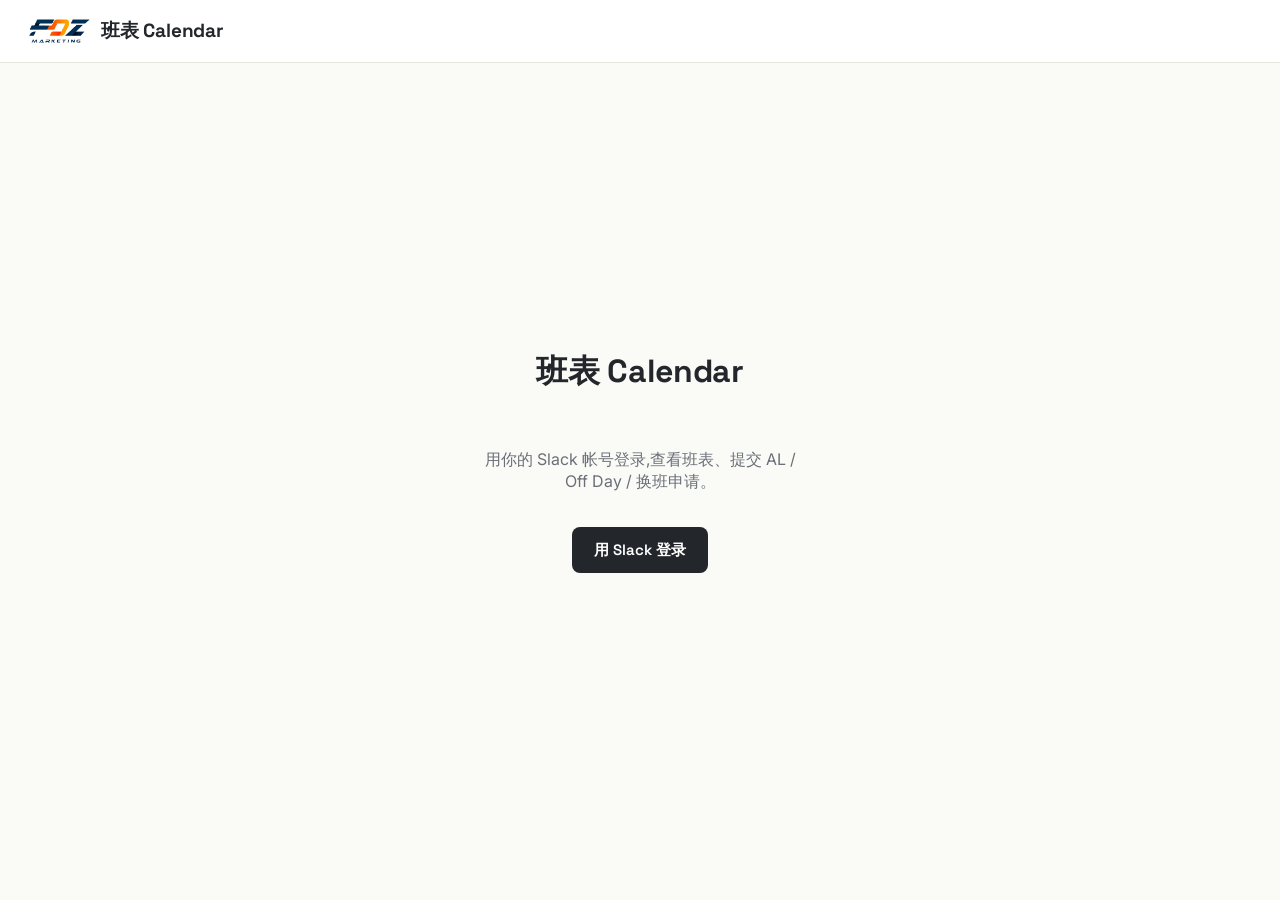
<file: frontend/index.html>
<!DOCTYPE html>
<html lang="zh">
<head>
<meta charset="UTF-8">
<meta name="viewport" content="width=device-width, initial-scale=1.0">
<title>班表 Calendar</title>
<link rel="stylesheet" href="style.css?v=1787733641">
</head>
<body>

<div class="topbar">
  <div class="brand"><img src="logo.png" class="brand-logo" alt="FOZ Marketing"> 班表 Calendar</div>
  <div id="userArea"></div>
</div>

<div class="container" id="app">
  <!-- Filled in by app.js -->
</div>

<script src="config.js?v=1787733641"></script>
<script src="auth.js?v=1787733641"></script>
<script src="app.js?v=1793067518"></script>
</body>
</html>
</file>
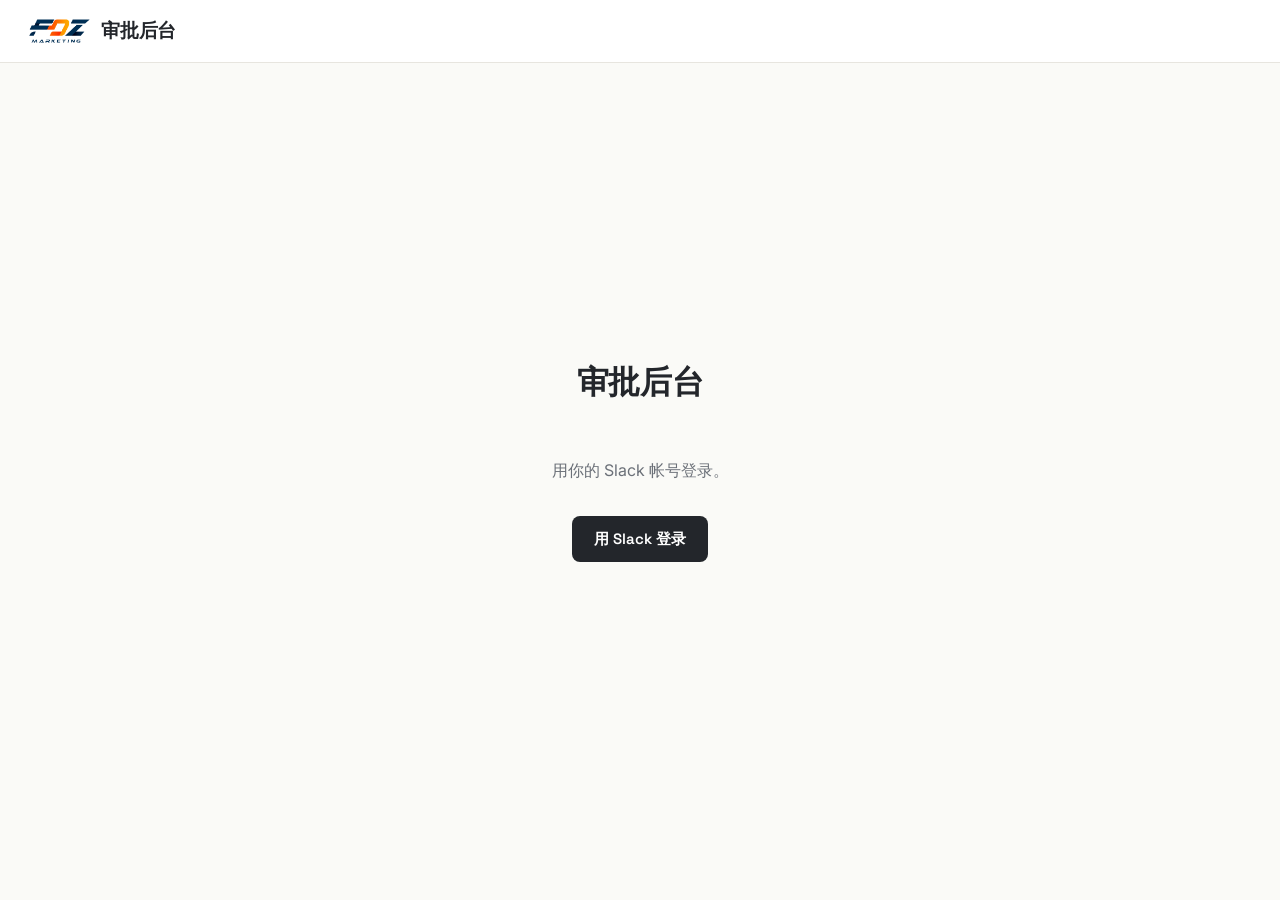
<file: frontend/admin.html>
<!DOCTYPE html>
<html lang="zh">
<head>
<meta charset="UTF-8">
<meta name="viewport" content="width=device-width, initial-scale=1.0">
<title>审批后台 · 班表 Calendar</title>
<link rel="stylesheet" href="style.css?v=1787733641">
</head>
<body>

<div class="topbar">
  <div class="brand"><img src="logo.png" class="brand-logo" alt="FOZ Marketing"> 审批后台</div>
  <div id="userArea"></div>
</div>

<div class="container" id="app">
  <!-- Filled in by admin.js -->
</div>

<script src="config.js?v=1787733641"></script>
<script src="auth.js?v=1787733641"></script>
<script src="admin.js?v=1793067518"></script>
</body>
</html>
</file>
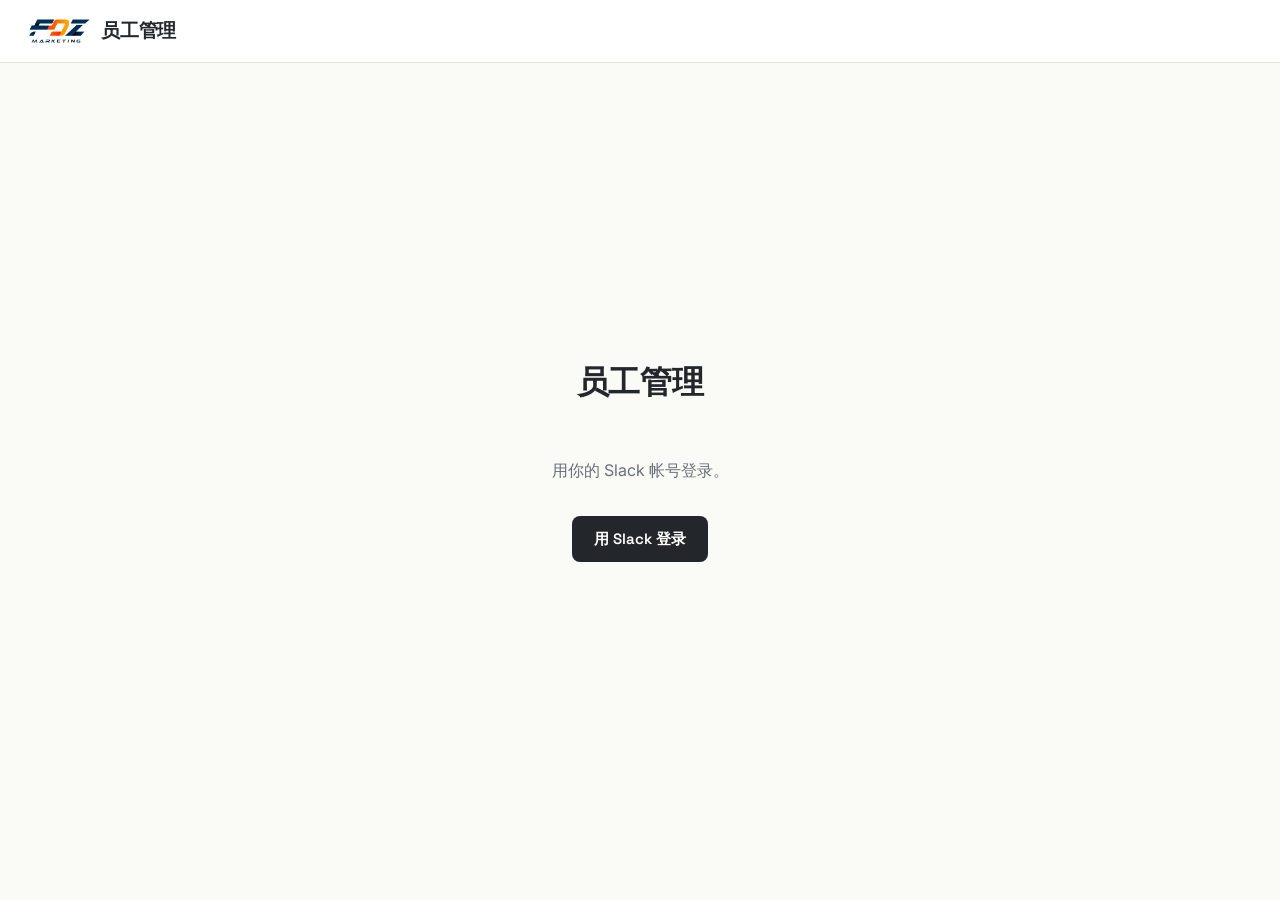
<file: frontend/employees.html>
<!DOCTYPE html>
<html lang="zh">
<head>
<meta charset="UTF-8">
<meta name="viewport" content="width=device-width, initial-scale=1.0">
<title>员工管理 · 班表 Calendar</title>
<link rel="stylesheet" href="style.css?v=1787733641">
</head>
<body>

<div class="topbar">
  <div class="brand"><img src="logo.png" class="brand-logo" alt="FOZ Marketing"> 员工管理</div>
  <div id="userArea"></div>
</div>

<div class="container" id="app">
  <!-- Filled in by employees.js -->
</div>

<script src="config.js?v=1787733641"></script>
<script src="auth.js?v=1787733641"></script>
<script src="employees.js?v=1787733641"></script>
</body>
</html>
</file>
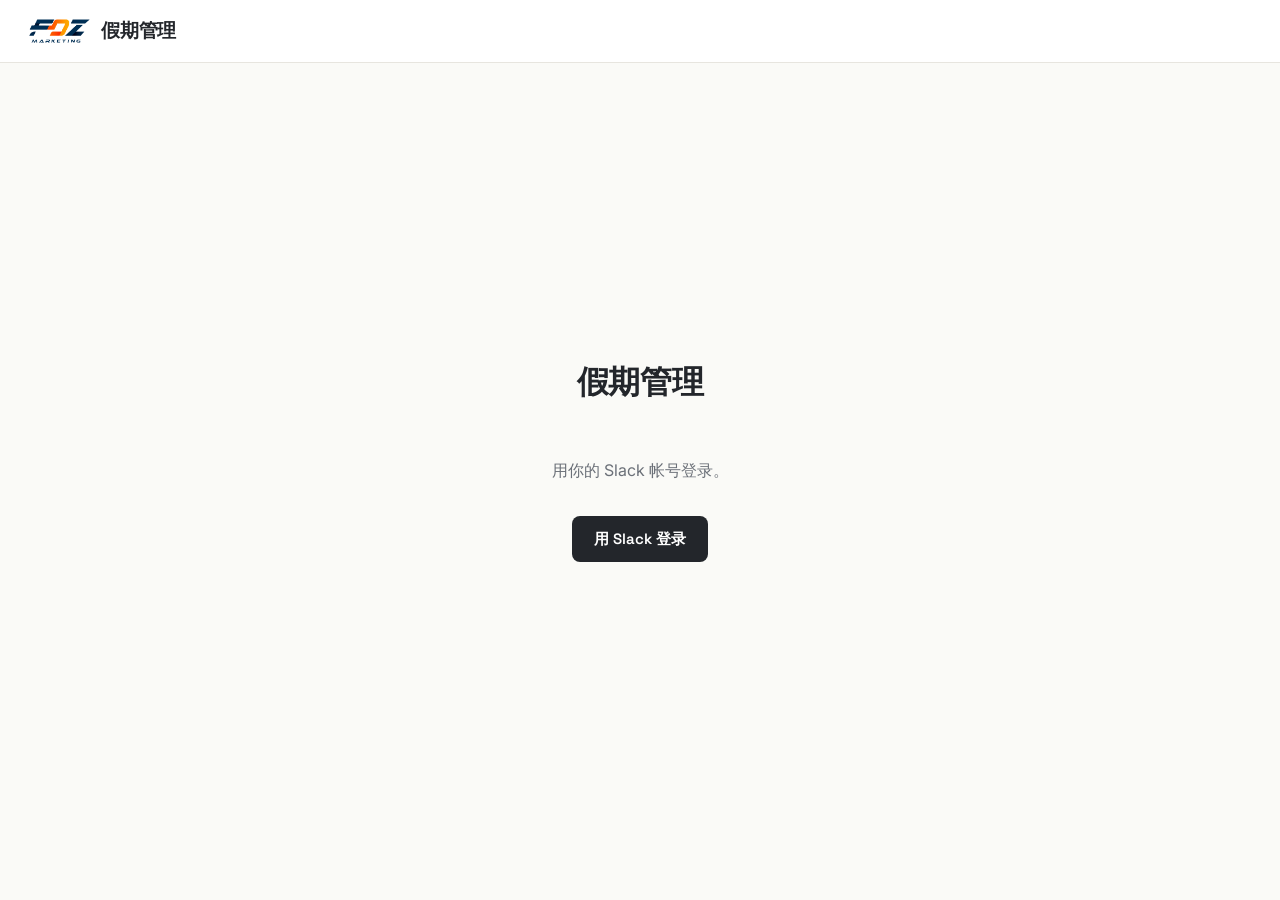
<file: frontend/holidays.html>
<!DOCTYPE html>
<html lang="zh">
<head>
<meta charset="UTF-8">
<meta name="viewport" content="width=device-width, initial-scale=1.0">
<title>假期管理 · 班表 Calendar</title>
<link rel="stylesheet" href="style.css?v=1787733641">
</head>
<body>

<div class="topbar">
  <div class="brand"><img src="logo.png" class="brand-logo" alt="FOZ Marketing"> 假期管理</div>
  <div id="userArea"></div>
</div>

<div class="container" id="app">
  <!-- Filled in by holidays.js -->
</div>

<script src="config.js?v=1787733641"></script>
<script src="auth.js?v=1787733641"></script>
<script src="holidays.js?v=1787733641"></script>
</body>
</html>
</file>
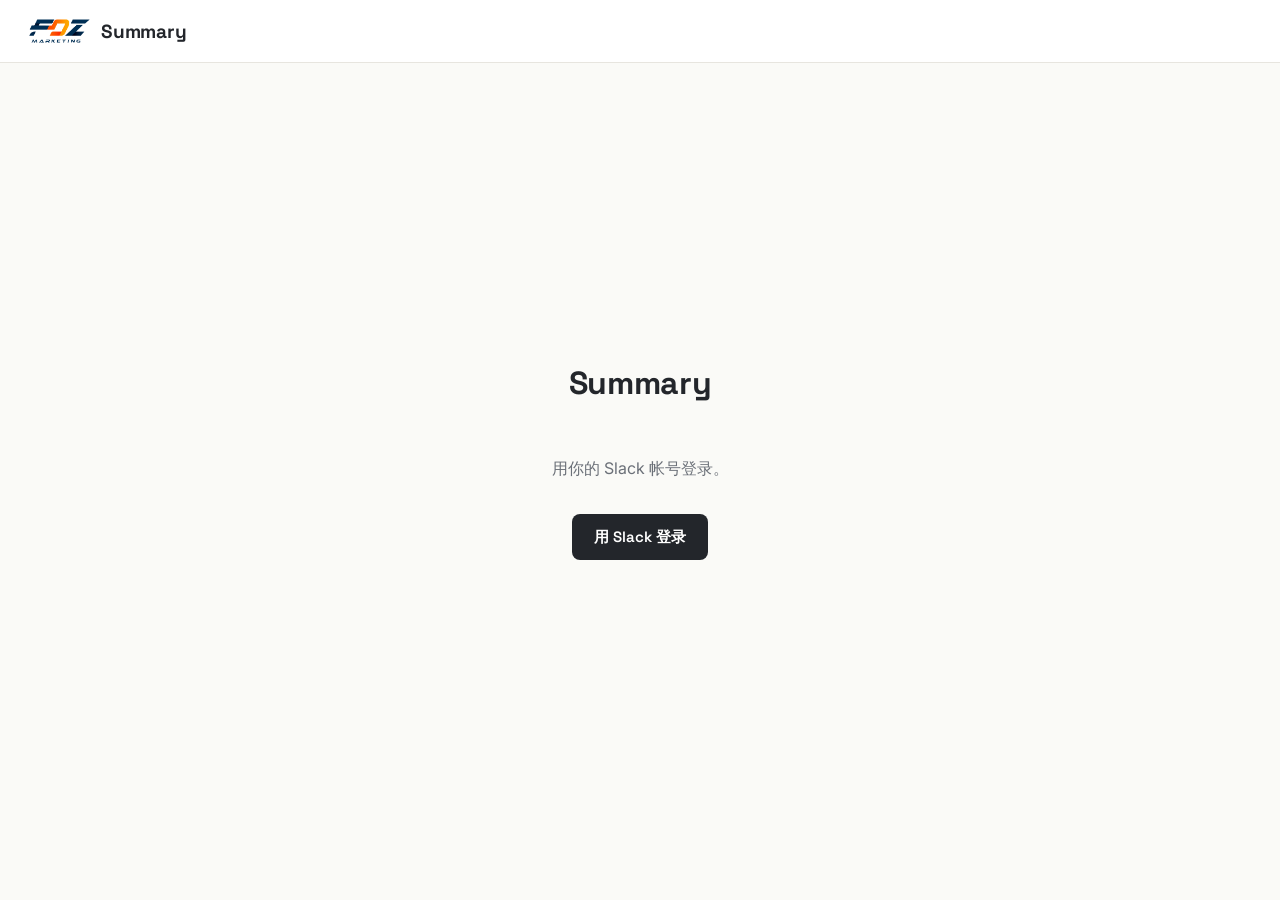
<file: frontend/summary.html>
<!DOCTYPE html>
<html lang="zh">
<head>
<meta charset="UTF-8">
<meta name="viewport" content="width=device-width, initial-scale=1.0">
<title>Summary · 班表 Calendar</title>
<link rel="stylesheet" href="style.css?v=1787733641">
</head>
<body>

<div class="topbar">
  <div class="brand"><img src="logo.png" class="brand-logo" alt="FOZ Marketing"> Summary</div>
  <div id="userArea"></div>
</div>

<div class="container" id="app">
  <!-- Filled in by summary.js -->
</div>

<script src="config.js?v=1787733641"></script>
<script src="auth.js?v=1787733641"></script>
<script src="summary.js?v=1787733641"></script>
</body>
</html>
</file>
<file: frontend/style.css>
@import url('https://fonts.googleapis.com/css2?family=Space+Grotesk:wght@500;600;700&family=Inter:wght@400;500;600&display=swap');

:root {
  --bg: #FAFAF7;
  --surface: #FFFFFF;
  --ink: #23262B;
  --ink-soft: #6B7078;
  --line: #E7E5DF;
  --morning: #E8A33D;
  --morning-soft: #FCEBD0;
  --night: #3C4374;
  --night-soft: #E4E5F1;
  --accent-red: #C4523F;
  --accent-green: #4C7A5B;
  --radius: 10px;
  --shadow: 0 1px 2px rgba(35,38,43,0.06), 0 8px 24px rgba(35,38,43,0.06);
}

* { box-sizing: border-box; }

body {
  margin: 0;
  background: var(--bg);
  color: var(--ink);
  font-family: 'Inter', -apple-system, BlinkMacSystemFont, sans-serif;
  -webkit-font-smoothing: antialiased;
}

h1, h2, h3, .brand {
  font-family: 'Space Grotesk', 'Inter', sans-serif;
  letter-spacing: -0.01em;
}

.topbar {
  display: flex;
  align-items: center;
  justify-content: space-between;
  padding: 18px 28px;
  border-bottom: 1px solid var(--line);
  background: var(--surface);
  position: sticky;
  top: 0;
  z-index: 10;
}

.brand {
  display: flex;
  align-items: center;
  gap: 10px;
  font-size: 19px;
  font-weight: 700;
}

.brand .split-dot {
  width: 16px; height: 16px; border-radius: 50%;
  background: linear-gradient(90deg, var(--morning) 50%, var(--night) 50%);
  flex-shrink: 0;
}
.brand .brand-logo {
  height: 26px;
  width: auto;
  flex-shrink: 0;
}

.container {
  max-width: 1080px;
  margin: 0 auto;
  padding: 28px;
}

.month-nav {
  display: flex;
  align-items: center;
  gap: 16px;
  margin-bottom: 18px;
}

.month-nav button {
  border: 1px solid var(--line);
  background: var(--surface);
  border-radius: 8px;
  width: 34px; height: 34px;
  cursor: pointer;
  font-size: 16px;
  color: var(--ink);
}
.month-nav button:hover { background: var(--bg); }

.month-label { font-size: 22px; font-weight: 600; min-width: 160px; }

.legend { display: flex; gap: 18px; margin-left: auto; font-size: 13px; color: var(--ink-soft); }
.legend span { display: inline-flex; align-items: center; gap: 6px; }
.legend .dot { width: 9px; height: 9px; border-radius: 50%; }
.legend .dot.morning { background: var(--morning); }
.legend .dot.night { background: var(--night); }

.calendar {
  display: grid;
  grid-template-columns: repeat(7, 1fr);
  gap: 8px;
}

.dow {
  text-align: center;
  font-size: 12px;
  font-weight: 600;
  color: var(--ink-soft);
  padding-bottom: 4px;
  text-transform: uppercase;
  letter-spacing: 0.04em;
}

.day-cell {
  background: var(--surface);
  border: 1px solid var(--line);
  border-radius: var(--radius);
  min-height: 118px;
  padding: 8px;
  display: flex;
  flex-direction: column;
  gap: 5px;
  position: relative;
  overflow: hidden;
}

.day-cell.empty { background: transparent; border-color: transparent; }

.day-cell.holiday {
  background: #FEF6D8;
  border-color: #EBD98C;
}

.ph-badge {
  font-size: 10.5px;
  font-weight: 700;
  color: #8A6D1A;
  background: #F5E6A8;
  padding: 2px 5px;
  border-radius: 5px;
  display: block;
}

.day-cell::before {
  content: '';
  position: absolute;
  top: 0; left: 0; right: 0;
  height: 4px;
  background: linear-gradient(90deg, var(--morning) 50%, var(--night) 50%);
  opacity: 0.9;
}

.day-num { font-size: 13px; font-weight: 600; color: var(--ink-soft); margin-top: 3px; }

.day-cell-head { display: flex; align-items: center; justify-content: space-between; }
.edit-btn {
  border: 1px solid var(--line);
  background: var(--surface);
  color: var(--ink-soft);
  cursor: pointer;
  font-size: 11px;
  line-height: 1;
  padding: 3px 5px;
  border-radius: 5px;
}
.edit-btn:hover { background: var(--bg); color: var(--ink); border-color: var(--ink-soft); }

.day-cell-head {
  display: flex;
  align-items: center;
  justify-content: space-between;
}

.edit-btn {
  border: none;
  background: transparent;
  color: var(--ink-soft);
  font-size: 12px;
  cursor: pointer;
  padding: 2px 4px;
  border-radius: 4px;
  opacity: 0.5;
}
.edit-btn:hover { opacity: 1; background: var(--bg); }

.shift-line {
  font-size: 11.5px;
  line-height: 1.35;
  padding: 2px 5px;
  border-radius: 5px;
  display: block;
}
.shift-line.morning { background: var(--morning-soft); color: #7A5216; }
.shift-line.night { background: var(--night-soft); color: var(--night); }
.shift-line .me { font-weight: 700; text-decoration: underline; }

.off-badge {
  font-size: 10.5px;
  color: var(--ink-soft);
}
.off-badge.fixed {
  font-style: italic;
  opacity: 0.85;
}

.fab {
  position: fixed;
  right: 28px;
  bottom: 28px;
  background: var(--ink);
  color: white;
  border: none;
  border-radius: 999px;
  padding: 14px 22px;
  font-size: 14px;
  font-weight: 600;
  font-family: 'Space Grotesk', sans-serif;
  cursor: pointer;
  box-shadow: var(--shadow);
}
.fab:hover { opacity: 0.9; }

/* Login screen */
.login-screen {
  min-height: 80vh;
  display: flex;
  flex-direction: column;
  align-items: center;
  justify-content: center;
  gap: 18px;
  text-align: center;
}
.login-screen p { color: var(--ink-soft); max-width: 320px; }
.slack-btn {
  display: inline-flex;
  align-items: center;
  gap: 10px;
  background: var(--ink);
  color: white;
  border: none;
  padding: 13px 22px;
  border-radius: 8px;
  font-size: 15px;
  font-weight: 600;
  cursor: pointer;
  font-family: 'Space Grotesk', sans-serif;
}

/* Modal */
.modal-overlay {
  position: fixed; inset: 0;
  background: rgba(35,38,43,0.45);
  display: flex; align-items: center; justify-content: center;
  z-index: 50;
}
.modal {
  background: var(--surface);
  border-radius: 14px;
  padding: 26px;
  width: 380px;
  max-width: 90vw;
  box-shadow: var(--shadow);
}
.modal h3 { margin: 0 0 16px; }
.field { margin-bottom: 14px; display: flex; flex-direction: column; gap: 6px; }
.field label { font-size: 13px; font-weight: 600; color: var(--ink-soft); }
.field select, .field input, .field textarea {
  border: 1px solid var(--line);
  border-radius: 8px;
  padding: 9px 10px;
  font-size: 14px;
  font-family: inherit;
}
.modal-actions { display: flex; gap: 10px; justify-content: flex-end; margin-top: 18px; }
.btn { border: none; border-radius: 8px; padding: 10px 16px; font-size: 14px; font-weight: 600; cursor: pointer; font-family: 'Space Grotesk', sans-serif; }
.btn.primary { background: var(--ink); color: white; }
.btn.ghost { background: transparent; color: var(--ink-soft); }

/* Admin dashboard */
.request-card {
  background: var(--surface);
  border: 1px solid var(--line);
  border-radius: var(--radius);
  padding: 16px 18px;
  margin-bottom: 12px;
  display: flex;
  justify-content: space-between;
  align-items: flex-start;
  gap: 16px;
}
.request-card .meta { font-size: 13px; color: var(--ink-soft); margin-top: 4px; }
.request-card .actions { display: flex; gap: 8px; flex-shrink: 0; }
.btn.approve { background: var(--accent-green); color: white; }
.btn.reject { background: var(--accent-red); color: white; }
.badge { font-size: 11px; padding: 3px 8px; border-radius: 999px; font-weight: 600; }
.badge.pending { background: #FCEBD0; color: #7A5216; }
.badge.approved { background: #DDEFE1; color: var(--accent-green); }
.badge.rejected { background: #F6DEDA; color: var(--accent-red); }

.empty-state { text-align: center; color: var(--ink-soft); padding: 60px 0; }

/* Summary page */
.summary-table {
  width: 100%;
  border-collapse: collapse;
  margin-bottom: 28px;
  background: var(--surface);
  border: 1px solid var(--line);
  border-radius: var(--radius);
  overflow: hidden;
}
.summary-table th, .summary-table td {
  padding: 9px 14px;
  text-align: left;
  font-size: 13.5px;
  border-bottom: 1px solid var(--line);
}
.summary-table td.editable {
  cursor: pointer;
  position: relative;
}
.summary-table td.editable:hover { background: var(--bg); }
.summary-table td.editable .edit-icon {
  font-size: 10px;
  color: var(--ink-soft);
  margin-left: 6px;
}
.summary-table td input {
  width: 64px;
  border: 1px solid var(--ink);
  border-radius: 5px;
  padding: 3px 6px;
  font-size: 13.5px;
  font-family: inherit;
}
.summary-table th {
  background: var(--bg);
  font-weight: 600;
  color: var(--ink-soft);
}
.summary-table tr:last-child td { border-bottom: none; }
.summary-table td.mono { font-family: ui-monospace, monospace; font-size: 12.5px; }

.summary-form {
  background: var(--surface);
  border: 1px solid var(--line);
  border-radius: var(--radius);
  padding: 18px;
  max-width: 340px;
}
.summary-form h3 { margin-top: 0; }
.summary-form select, .summary-form input {
  width: 100%;
  border: 1px solid var(--line);
  border-radius: 8px;
  padding: 9px 10px;
  font-size: 14px;
  font-family: inherit;
}

@media (max-width: 640px) {
  .calendar { grid-template-columns: repeat(7, 1fr); gap: 4px; }
  .day-cell { min-height: 84px; padding: 5px; }
  .shift-line { font-size: 10px; }
  .container { padding: 16px; }
}
</file>
